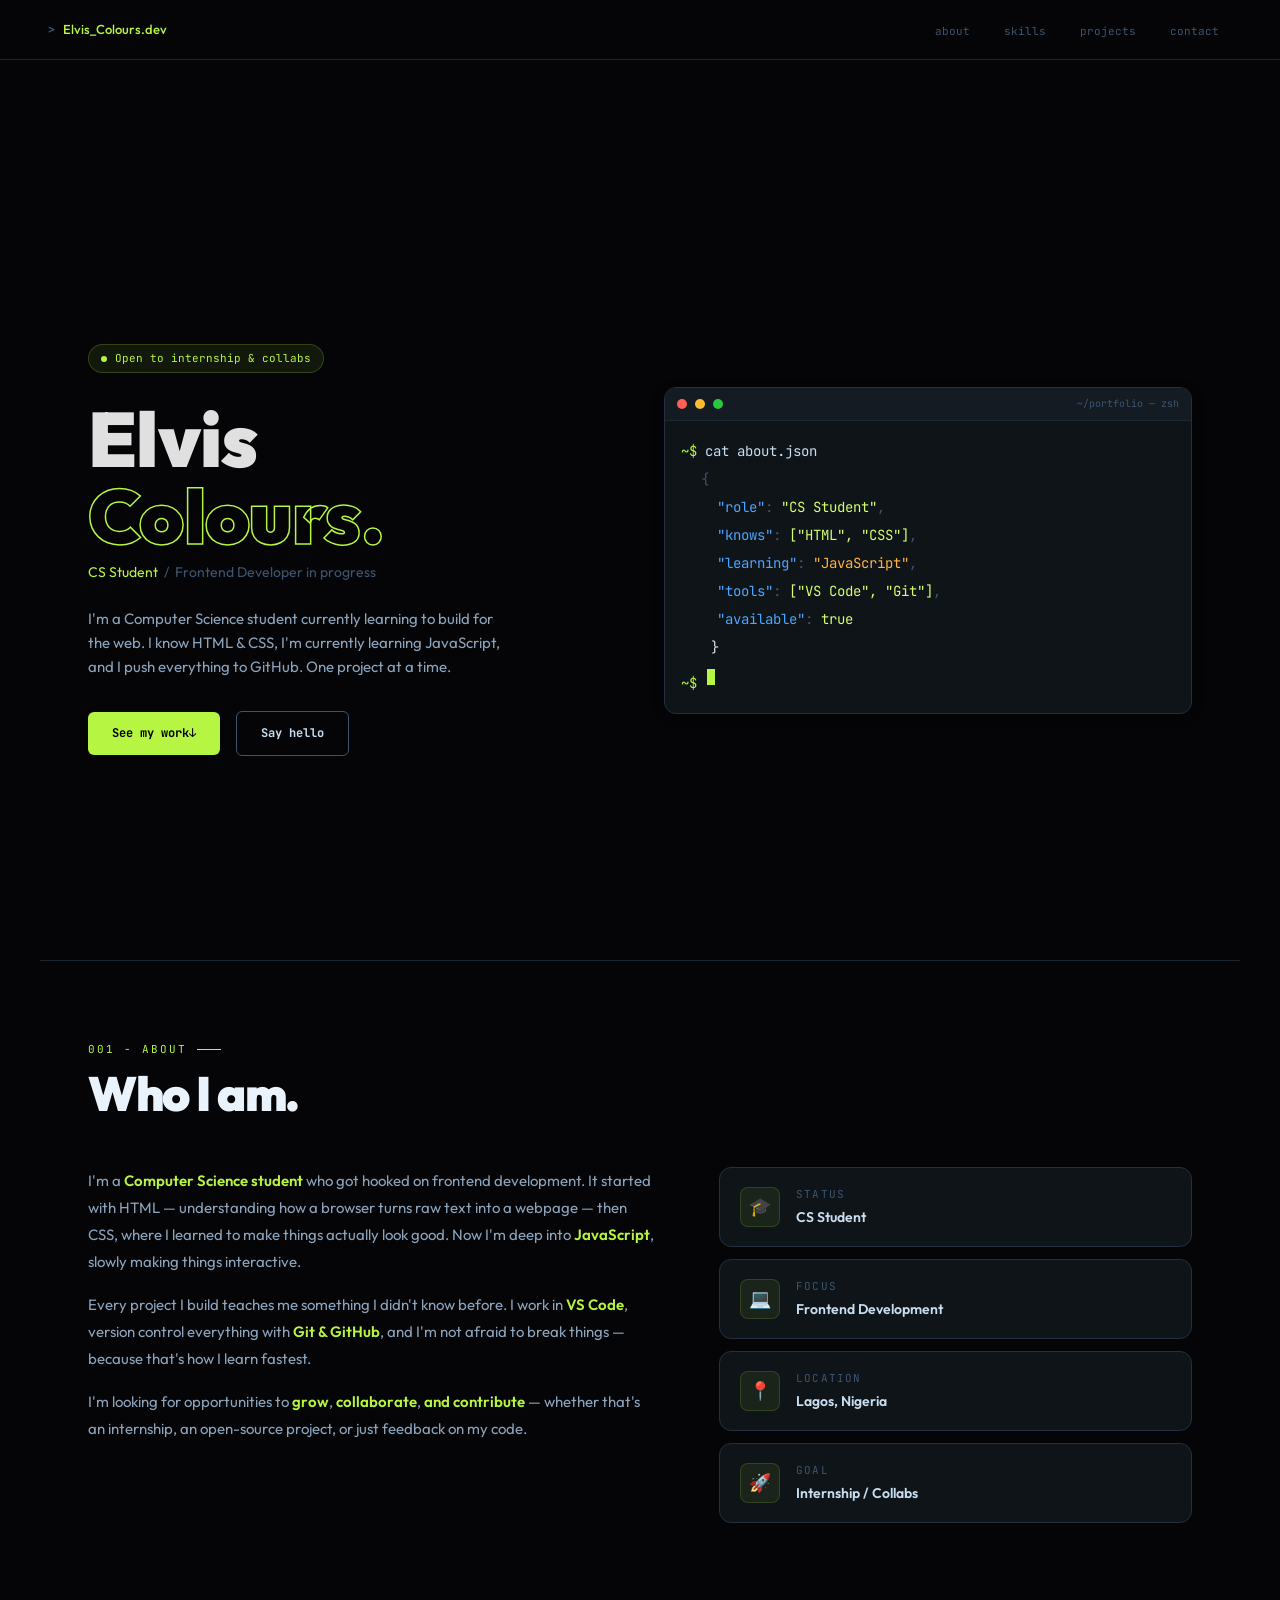
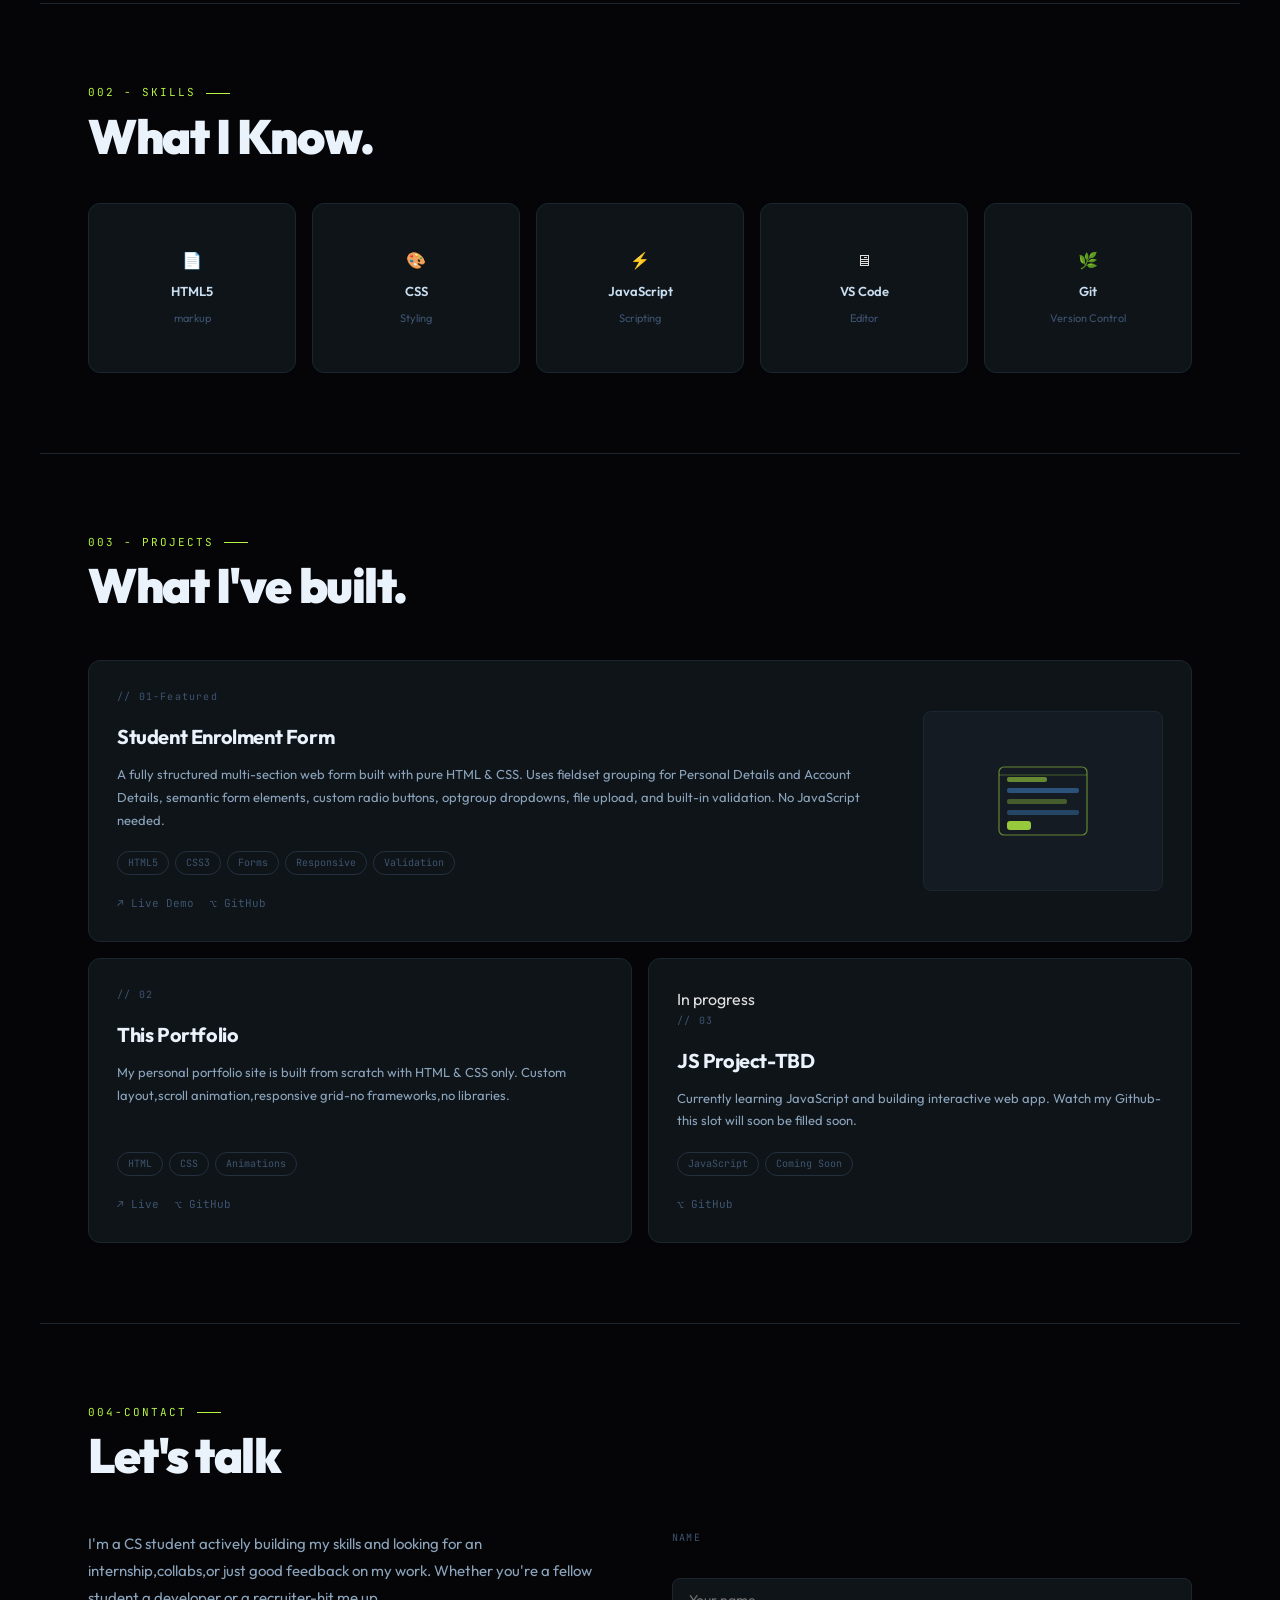
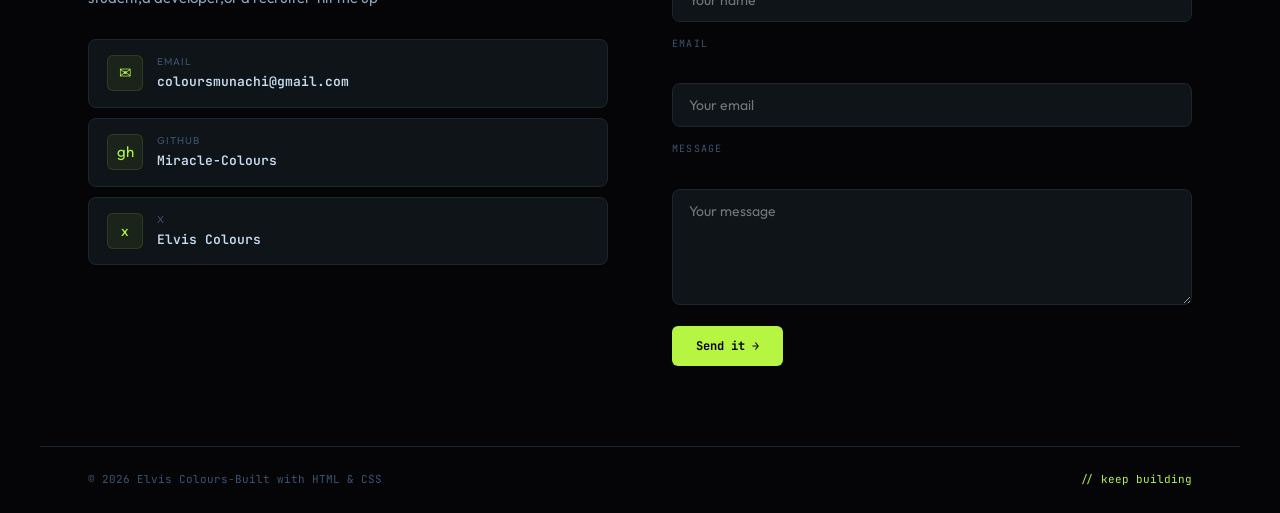
<file: index.html>
<!doctype html>
<html lang="en">
  <head>
    <meta charset="UTF-8" />
    <meta name="viewport" content="width=device-width, initial-scale=1.0" />
    <title>My Portfolio</title>
    <!-- Google Fonts -->
    <link
      rel="stylesheet"
      href="https://fonts.googleapis.com/css2?family=Outfit:wght@300;400;500;600;700;900&family=JetBrains+Mono:wght@300;400;500;700&display=swap"
    />

    <!--My css link  -->
    <link rel="stylesheet" href="styless.css" />
  </head>
  <body>
    <!-- Navigation -->
    <nav>
      <a href="#hero" class="logo">Elvis_Colours.dev</a>
      <ul class="nav-links">
        <li><a href="#about">about</a></li>
        <li><a href="#skills">skills</a></li>
        <li><a href="#projects">projects</a></li>
        <li><a href="#contact">contact</a></li>
      </ul>
    </nav>

    <!-- Hero Section -->
    <section id="hero">
      <div>
        <div class="hero-tag">
          <span></span>Open to internship &amp; collabs
        </div>
        <h1 class="hero-name">
          Elvis <br /><span class="hero-name-highlight">Colours.</span>
        </h1>
        <p class="hero-role">
          <em>CS Student</em> &nbsp;/&nbsp; Frontend Developer in progress
        </p>
        <p class="hero-desc">
          I'm a Computer Science student currently learning to build for the
          web. I know HTML &amp; CSS, I'm currently learning JavaScript, and I
          push everything to GitHub. One project at a time.
        </p>
        <div class="hero-cta">
          <a href="#projects" class="btn-lime">See my work↓</a>
          <a href="#contact" class="btn-outline">Say hello</a>
        </div>
      </div>

      <div class="hero-terminal">
        <div class="terminal-bar">
          <div class="t-dot r"></div>
          <div class="t-dot y"></div>
          <div class="t-dot g"></div>
          <span class="terminal-title">~/portfolio — zsh</span>
        </div>

        <div class="terminal-body">
          <div class="terminal-line">
            <span class="t-prompt">~$</span>
            <span class="t-cmd">cat about.json</span>
          </div>
          <div class="t-line">
            <span class="t-out">{</span>
          </div>

          <div class="t-line">
            <span class="t-out">
              &nbsp;&nbsp;<span class="t-key">"role"</span>:
              <span class="t-val">"CS Student"</span>,
            </span>
          </div>
          <div class="t-line">
            <span class="t-out">
              &nbsp;&nbsp;<span class="t-key">"knows"</span>:
              <span class="t-val">["HTML", "CSS"]</span>,
            </span>
          </div>
          <div class="t-line">
            <span class="t-out">
              &nbsp;&nbsp;<span class="t-key">"learning"</span>:
              <span class="t-val orange">"JavaScript"</span>,
            </span>
          </div>
          <div class="t-line">
            <span class="t-out">
              &nbsp;&nbsp;<span class="t-key">"tools"</span>:
              <span class="t-val">["VS Code", "Git"]</span>,
            </span>
          </div>
          <div class="t-line">
            <span class="t-out">
              &nbsp;&nbsp;<span class="t-key">"available"</span>:
              <span class="t-val">true</span>
            </span>
          </div>
          <div class="t-line">
            <span class="t-out"></span>
            <span>}</span>
          </div>
          <div class="t-line" style="margin-top: 8px">
            <span class="t-prompt">~$</span><span class="t-cursor"></span>
          </div>
        </div>
      </div>
    </section>

    <!-- About Section-->
    <section id="about" class="section">
      <p class="section-eyebrow">001 - About</p>
      <h2 class="section-title">Who I am.</h2>
      <div class="about-grid">
        <div class="about-body">
          <p>
            I'm a <strong>Computer Science student</strong> who got hooked on
            frontend development. It started with HTML — understanding how a
            browser turns raw text into a webpage — then CSS, where I learned to
            make things actually look good. Now I'm deep into
            <strong>JavaScript</strong>, slowly making things interactive.
          </p>
          <p>
            Every project I build teaches me something I didn't know before. I
            work in <strong>VS Code</strong>, version control everything with
            <strong>Git &amp; GitHub</strong>, and I'm not afraid to break
            things — because that's how I learn fastest.
          </p>
          <p>
            I'm looking for opportunities to
            <strong>grow</strong>, <strong>collaborate</strong>,
            <strong>and contribute</strong> — whether that's an internship, an
            open-source project, or just feedback on my code.
          </p>
        </div>

        <div class="about-cards">
          <div class="info-card">
            <div class="info-icon">🎓</div>
            <div>
              <div class="info-label">Status</div>
              <div class="info-value">CS Student</div>
            </div>
          </div>

          <div class="info-card">
            <div class="info-icon">💻</div>
            <div>
              <div class="info-label">Focus</div>
              <div class="info-value">Frontend Development</div>
            </div>
          </div>

          <div class="info-card">
            <div class="info-icon">📍</div>
            <div>
              <div class="info-label">Location</div>
              <div class="info-value">Lagos, Nigeria</div>
            </div>
          </div>

          <div class="info-card">
            <div class="info-icon">🚀</div>
            <div>
              <div class="info-label">Goal</div>
              <div class="info-value">Internship / Collabs</div>
            </div>
          </div>
        </div>
      </div>
    </section>

    <!-- Skills Section-->
    <section id="skills" class="section">
      <p class="section-eyebrow">002 - Skills</p>
      <h2 class="section-title">What I Know.</h2>
      <div class="skills-grid">
        <div class="flip-card">
          <div class="flip-inner">
            <div class="flip-front">
              <span>📄</span>
              <span class="sk-name">HTML5</span>
              <span class="sk-cat">markup</span>
            </div>
            <div class="flip-back">
              <span class="sk-badge solid">Solid</span>
              <span class="sk-note">Semantic elements,forms accessibility</span>
            </div>
          </div>
        </div>

        <div class="flip-card">
          <div class="flip-inner">
            <div class="flip-front">
              <span>🎨</span>
              <span class="sk-name">CSS</span>
              <span class="sk-cat">Styling</span>
            </div>
            <div class="flip-back">
              <span class="sk-badge solid">Solid</span>
              <span class="sk-note">Flexbox,grid,animations,responsive</span>
            </div>
          </div>
        </div>

        <div class="flip-card">
          <div class="flip-inner">
            <div class="flip-front">
              <span>⚡</span>
              <span class="sk-name">JavaScript</span>
              <span class="sk-cat">Scripting</span>
            </div>
            <div class="flip-back">
              <span class="sk-badge learning">Learning</span>
              <span class="sk-note">DOM manipulation,events,fetch API</span>
            </div>
          </div>
        </div>

        <div class="flip-card">
          <div class="flip-inner">
            <div class="flip-front">
              <span>🖥</span>
              <span class="sk-name">VS Code</span>
              <span class="sk-cat">Editor</span>
            </div>
            <div class="flip-back">
              <span class="sk-badge tool">Tool</span>
              <span class="sk-note">Extensions,shortcut,live preview</span>
            </div>
          </div>
        </div>

        <div class="flip-card">
          <div class="flip-inner">
            <div class="flip-front">
              <span>🌿</span>
              <span class="sk-name">Git</span>
              <span class="sk-cat">Version Control</span>
            </div>
            <div class="flip-back">
              <span class="sk-badge learning">Learning</span>
              <span class="sk-note">Branches,commits,pull requests</span>
            </div>
          </div>
        </div>
      </div>
    </section>

    <!-- Projects Section -->
    <section id="projects" class="section">
      <p class="section-eyebrow reveal">003 - Projects</p>
      <h2 class="section-title reveal">What I've built.</h2>
      <div class="projects-layout">
        <div class="proj-card span2 reveal">
          <div style="flex: 1">
            <p class="proj-number">// 01-Featured</p>
            <h3 class="proj-title">Student Enrolment Form</h3>
            <p class="proj-desc">
              A fully structured multi-section web form built with pure HTML
              &amp; CSS. Uses fieldset grouping for Personal Details and Account
              Details, semantic form elements, custom radio buttons, optgroup
              dropdowns, file upload, and built-in validation. No JavaScript
              needed.
            </p>
            <div class="proj-tags">
              <span class="ptag">HTML5</span>
              <span class="ptag">CSS3</span>
              <span class="ptag">Forms</span>
              <span class="ptag">Responsive</span>
              <span class="ptag">Validation</span>
            </div>
            <div class="proj-links">
              <a href="#" class="proj-link">↗ Live Demo</a>
              <a href="#" class="proj-link">⌥ GitHub</a>
            </div>
          </div>
          <div class="proj-visual">
            <svg width="100" height="80" viewBox="0 0 100 80" fill="none">
              <rect
                x="6"
                y="6"
                width="88"
                height="68"
                rx="5"
                stroke="#b6f542"
                stroke-width="1.2"
                opacity="0.5"
              />
              <rect
                x="14"
                y="16"
                width="40"
                height="5"
                rx="2"
                fill="#b6f542"
                opacity="0.5"
              />
              <rect
                x="14"
                y="27"
                width="72"
                height="5"
                rx="2"
                fill="#4da6ff"
                opacity="0.4"
              />
              <rect
                x="14"
                y="38"
                width="60"
                height="5"
                rx="2"
                fill="#b6f542"
                opacity="0.3"
              />
              <rect
                x="14"
                y="49"
                width="72"
                height="5"
                rx="2"
                fill="#4da6ff"
                opacity="0.3"
              />
              <rect
                x="14"
                y="60"
                width="24"
                height="9"
                rx="3"
                fill="#b6f542"
                opacity="0.8"
              />
              <line
                x1="6"
                y1="14"
                x2="94"
                y2="14"
                stroke="#b6f542"
                stroke-width="1"
                opacity="0.3"
              />
            </svg>
          </div>
        </div>

        <div class="proj-card reveal">
          <p class="proj-number">// 02</p>
          <h3 class="proj-title">This Portfolio</h3>
          <p class="proj-desc">
            My personal portfolio site is built from scratch with HTML &amp; CSS
            only. Custom layout,scroll animation,responsive grid-no
            frameworks,no libraries.
          </p>
          <div class="proj-tags">
            <span class="ptag">HTML</span>
            <span class="ptag">CSS</span>
            <span class="ptag">Animations</span>
          </div>
          <div class="proj-links">
            <a href="#" class="proj-link">↗ Live</a>
            <a href="#" class="proj-link">⌥ GitHub</a>
          </div>
        </div>

        <div class="proj-card reveal">
          <span>In progress</span>
          <p class="proj-number">// 03</p>
          <h3 class="proj-title">JS Project-TBD</h3>
          <p class="proj-desc">
            Currently learning JavaScript and building interactive web app.
            Watch my Github-this slot will soon be filled soon.
          </p>
          <div class="proj-tags">
            <span class="ptag">JavaScript</span>
            <span class="ptag">Coming Soon</span>
          </div>
          <div class="proj-links">
            <a href="#" class="proj-link">⌥ GitHub</a>
          </div>
        </div>
      </div>
    </section>

    <!-- Contact Section-->
    <section id="contact" class="section">
      <p class="section-eyebrow reveal">004-CONTACT</p>
      <h2 class="section-title reveal">Let's talk</h2>
      <div class="contact-grid">
        <div class="reveal">
          <p class="contact-desc">
            I'm a CS student actively building my skills and looking for an
            internship,collabs,or just good feedback on my work. Whether you're
            a fellow student,a developer,or a recruiter-hit me up
          </p>
          <div class="contact-links">
            <a href="mailto:youremail@gmail.com" class="c-link" target="_blank">
              <div class="c-icon">✉</div>
              <div>
                <div class="c-label">Email</div>
                <div class="c-val">coloursmunachi@gmail.com</div>
              </div>
            </a>
            <a
              href="https://github.com/miracle-colours/"
              class="c-link"
              target="_blank"
            >
              <div class="c-icon">gh</div>
              <div>
                <div class="c-label">Github</div>
                <div class="c-val">Miracle-Colours</div>
              </div>
            </a>
            <a
              href="https://x.com/quiet_coder19"
              class="c-link"
              target="_blank"
            >
              <div class="c-icon">x</div>
              <div>
                <div class="c-label">X</div>
                <div class="c-val">Elvis Colours</div>
              </div>
            </a>
          </div>
        </div>
        <form class="form reveal">
          <div>
            <label class="form-label" for="name">Name</label><br />
            <input
              class="form-input"
              type="text"
              id="name"
              name="name"
              placeholder="Your name"
              autocomplete="name"
            />
          </div>
          <div>
            <label class="form-label" for="email">Email</label><br />
            <input
              class="form-input"
              type="email"
              id="email"
              name="email"
              placeholder="Your email"
              autocomplete="email"
            />
          </div>
          <div>
            <label class="form-label" for="message">Message</label><br />
            <textarea
              class="form-textarea"
              id="message"
              name="message"
              rows="5"
              placeholder="Your message"
            ></textarea>
          </div>
          <button type="submit" class="btn-lime" style="align-self: flex-start">
            Send it →
          </button>
        </form>
      </div>
    </section>

    <!-- Footer Section-->
    <footer>
      <span>© 2026 Elvis Colours-Built with HTML &amp; CSS</span>
      <span class="hi">// keep building</span>
    </footer>

    <script src="myp.js"></script>
  </body>
</html>
</file>
<file: styless.css>
*,
*::before,
*::after {
  box-sizing: border-box;
  margin: 0;
  padding: 0;
}
html {
  scroll-behavior: smooth;
}
body {
  font-family: "Outfit", sans-serif;
  background-color: rgb(5, 5, 7);
  color: #e0e0e0;
  line-height: 1.6;
  overflow-x: hidden;
  animation: 0.8s fade-in ease both;
}

/* Nav Section */
nav {
  display: flex;
  justify-content: space-between;
  align-items: center;
  padding: 0px 48px;
  height: 60px;
  border-bottom: 1px solid #1c2631;
  background-color: rgb(5, 5, 7);
  position: sticky;
  top: 0;
  z-index: 100;
  backdrop-filter: blur(16px);
}
.logo {
  /* font-family: ; */
  font-size: 13px;
  font-weight: 500;
  color: #b6f542;
  word-spacing: 1rem;
  text-decoration: none;
  display: flex;
  align-items: center;
  gap: 8px;
}
.logo::before {
  content: ">";
  color: #3d5470;
  /* margin-right: 8px; */
  animation: blink 1.5s step-end infinite;
}
@keyframes blink {
  0%,
  100% {
    opacity: 1;
  }
  50% {
    opacity: 0;
  }
}
@keyframes fade-in {
  from {
    opacity: 0;
  }
  to {
    opacity: 1;
  }
}

@keyframes fade-up {
  from {
    opacity: 0;
    transform: translateY(20px);
  }
  to {
    opacity: 1;
    transform: translateY(0);
  }
}
.nav-links {
  /* word-spacing: 1.5rem; */
  list-style: none;
  display: flex;
  gap: 8px;
}
.nav-links a {
  font-size: 11px;
  font-family: "JetBrains Mono", monospace;
  color: #3d5470;
  text-decoration: none;
  padding: 6px 12px;
  border: 1px solid transparent;
  border-radius: 4px;
  transition:
    background-color 0.2s,
    color 0.2s;
}
.nav-links a:hover {
  color: #b6f542;
  border-color: #243040;
}

/* Hero Section */
#hero {
  min-height: 100vh;
  display: grid;
  grid-template-columns: 1fr 1fr;
  align-items: center;
  gap: 48px;
  padding: 80px 48px 0;
  margin: 0 auto;
  max-width: 1200px;
}
.hero-tag {
  display: inline-flex;
  align-items: center;
  gap: 8px;
  padding: 5px 12px;
  font-size: 11px;
  font-family: "JetBrains Mono", monospace;
  color: #b6f542;
  background-color: rgba(182, 245, 66, 0.08);
  border: 1px solid rgba(182, 245, 66, 0.2);
  border-radius: 100px;
  margin-bottom: 28px;
  animation: fade-up 0.5s ease both;
}
.hero-tag span {
  display: block;
  width: 6px;
  height: 6px;
  background-color: #b6f542;
  border-radius: 50%;
}
.hero-name {
  font-family: "Outfit", sans-serif;
  font-size: clamp(48px, 6vw, 80px);
  font-weight: 900;
  line-height: 1;
  letter-spacing: -0.04rem;
  margin-bottom: 6px;
  color: #e0e0e0;
  animation: fade-up 0.5s ease both;
  animation-delay: 0.1s;
}
@keyframes pulse {
  0%,
  100% {
    opacity: 1;
    transform: scale(1);
  }
  50% {
    opacity: 0.4;
    transform: scale(0.8);
  }
}
.hero-name-highlight {
  color: transparent;
  -webkit-text-stroke: #b6f542 1.5px;
}
.hero-role {
  font-size: 14px;
  color: #3d5470;
  margin-bottom: 24px;
  animation: fade-up 0.5s 0.16s ease both;
  animation-delay: 0.2s;
}
.hero-role em {
  color: #b6f542;
  font-style: normal;
}
.hero-desc {
  font-size: 15px;
  max-width: 420px;
  color: #8ba4bc;
  margin-bottom: 32px;
  animation: fade-up 0.5s ease both;
  animation-delay: 0.24s ease both;
}
.hero-cta {
  display: flex;
  gap: 16px;
  animation: fade-up 0.5s 0.24s ease both;
}
.btn-lime {
  font-family: "JetBrains Mono", monospace;
  background-color: #b6f542;
  color: #000;
  padding: 12px 24px;
  font-size: 12px;
  font-weight: 700;
  border: none;
  border-radius: 6px;
  cursor: pointer;
  text-decoration: none;
  transition:
    background-color 0.2s,
    color 0.2s;
  display: inline-flex;
  align-self: center;
  gap: 6px;
}
.btn-lime:hover {
  background-color: #d4ff70;
  transform: translateY(-2px);
}
.btn-outline {
  font-family: "JetBrains Mono", monospace;
  color: #c8ddef;
  padding: 12px 24px;
  font-size: 12px;
  font-weight: 700;
  border: 1px solid #3d5470;
  border-radius: 6px;
  cursor: pointer;
  text-decoration: none;
  transition:
    background-color 0.2s,
    color 0.2s;
}
.btn-outline:hover {
  color: #b6f542;
  border-color: #b6f542;
}
/* Terminal Section */
.hero-terminal {
  background-color: #0f1419;
  border: 1px solid #243040;
  border-radius: 12px;
  overflow: hidden;
  box-shadow: 0 4px 12px rgba(0, 0, 0, 0.3);
  animation: fade-up 0.5s 0.28s ease both;
}
.terminal-bar {
  background-color: #141b22;
  border-bottom: 1px solid #1c2631;
  padding: 8px 12px;
  display: flex;
  align-items: center;
  gap: 8px;
}
.t-dot {
  width: 10px;
  height: 10px;
  border-radius: 50%;
}
.t-dot.r {
  background-color: #ff5f56;
}
.t-dot.y {
  background-color: #febc2e;
}
.t-dot.g {
  background-color: #28c840;
}
.terminal-title {
  font-size: 10px;
  color: #3d5470;
  font-family: "JetBrains Mono", monospace;
  margin-left: auto;
}
.terminal-body {
  padding: 16px;
  font-family: "JetBrains Mono", monospace;
  font-size: 14px;
  color: #e0e0e0;
  line-height: 2;
}
.t-line {
  display: flex;
  gap: 10px;
}
.t-prompt {
  color: #b6f542;
  flex-shrink: 0;
}
.t-cmd {
  color: #c8ddef;
}
.t-out {
  color: #3d5470;
  padding-left: 20px;
}
.t-key {
  color: #4da6ff;
}
.t-val {
  color: #d4ff70;
}
.t-val.orange {
  color: #ffb347;
}
.t-cursor {
  display: inline-block;
  width: 8px;
  height: 16px;
  background-color: #b6f542;
  animation: blink 1s step-end infinite;
}

/* Sections Section */
.section {
  padding: 80px 48px;
  max-width: 1200px;
  border-top: 1px solid #1c2631;
  margin: 0 auto;
  overflow: visible;
}
.section-eyebrow {
  font-family: "JetBrains Mono", monospace;
  color: #b6f542;
  font-size: 11px;
  letter-spacing: 0.18em;
  text-transform: uppercase;
  margin-bottom: 8px;
  display: flex;
  align-items: center;
  gap: 10px;
}
.section-eyebrow::after {
  content: "";
  flex-shrink: 0;
  width: 24px;
  height: 1px;
  background-color: #b6f542;
}
.section-title {
  font-size: clamp(32px, 5vw, 48px);
  font-weight: 900;
  letter-spacing: -0.03em;
  color: #eaf3fc;
  line-height: 1.1;
}

/* About Section*/
.about-grid {
  display: grid;
  grid-template-columns: 1.2fr 1fr;
  gap: 64px;
  margin-top: 48px;
}
.about-body {
  font-size: 15px;
  color: #8ba4bc;
  line-height: 1.8;
}
.about-body p + p {
  margin-top: 16px;
}
.about-body strong {
  color: #b6f542;
  font-weight: 600;
}
.about-cards {
  display: flex;
  flex-direction: column;
  gap: 12px;
}
.info-card {
  display: flex;
  align-items: center;
  gap: 16px;
  background-color: #0f1419;
  border: 1px solid #243040;
  border-radius: 12px;
  padding: 18px 20px;
  transition:
    border-color 0.2s,
    transform 0.2s;
}
.info-card:hover {
  border-color: #243040;
  transform: translateX(4px);
}
.info-icon {
  width: 40px;
  height: 40px;
  flex-shrink: 0;
  background-color: rgba(182, 245, 66, 0.07);
  font-size: 18px;
  border: 1px solid rgba(182, 245, 66, 0.15);
  border-radius: 8px;
  padding: 8px;
  display: flex;
  align-items: center;
  justify-content: center;
}
.info-label {
  font-family: "JetBrains Mono", monospace;
  font-size: 11px;
  color: #3d5470;
  text-transform: uppercase;
  letter-spacing: 0.1em;
}
.info-value {
  font-size: 14px;
  color: #c8ddef;
  font-weight: 600;
  margin-top: 2px;
}

/* Skills Section*/
.skills-grid {
  display: grid;
  grid-template-columns: repeat(auto-fit, minmax(160px, 1fr));
  gap: 16px;
  margin-top: 40px;
}
.flip-card {
  height: 170px;
  perspective: 800px;
  cursor: pointer;
  position: relative;
}
.flip-inner {
  width: 100%;
  height: 100%;
  position: relative;
  transform-style: preserve-3d;
  transition: transform 0.5s ease;
}
.flip-card:hover .flip-inner {
  transform: rotateY(180deg);
}
.flip-front,
.flip-back {
  position: absolute;
  width: 100%;
  height: 100%;
  backface-visibility: hidden;
  border-radius: 12px;
  border: 1px solid #1c2631;
  display: flex;
  flex-direction: column;
  align-items: center;
  justify-content: center;
  gap: 8px;
  padding: 16px;
}
.flip-front {
  background-color: #0f1419;
}
.flip-back {
  background-color: #141b22;
  transform: rotateY(180deg);
}
.sk-name {
  font-size: 13px;
  font-weight: 600;
  color: #c8ddef;
  text-align: center;
}
.sk-cat {
  font-size: 11px;
  color: #3d5470;
  text-align: center;
}
.sk-badge {
  font-size: 11px;
  font-weight: 600;
  padding: 3px 10px;
  border-radius: 100px;
}
.sk-badge.solid {
  background: rgba(182, 245, 66, 0.1);
  color: #b6f542;
}
.sk-badge.learning {
  background: rgba(255, 122, 61, 0.1);
  color: #ff7a3d;
}
.sk-badge.tool {
  background: rgba(77, 166, 255, 0.1);
  color: #4da6ff;
}
.sk-note {
  font-size: 11px;
  color: #3d5470;
  text-align: center;
  line-height: 1.6;
}
/* Projects Section */
.projects-layout {
  display: grid;
  grid-template-columns: 1fr 1fr;
  gap: 16px;
  margin-top: 48px;
}
.proj-card {
  background-color: #0f1419;
  border: 1px solid #1c2631;
  border-radius: 12px;
  padding: 28px;
  display: flex;
  flex-direction: column;
  position: relative;
  transition:
    border-color 0.25s,
    transform 0.25s;
}
.proj-card:hover {
  border-color: #243040;
  transform: translateY(-3px);
}
.proj-card.span2 {
  grid-column: 1 / -1;
  flex-direction: row;
  gap: 40px;
  align-items: center;
}
.proj-number {
  font-family: "JetBrains Mono", monospace;
  font-size: 10px;
  color: #3d5470;
  letter-spacing: 0.12em;
  margin-bottom: 16px;
}
.proj-title {
  font-size: 20px;
  font-weight: 700;
  color: #eaf3fc;
  letter-spacing: -0.02em;
  margin-bottom: 10px;
}
.proj-desc {
  font-size: 13px;
  line-height: 1.75;
  color: #8ba4bc;
  flex: 1;
  margin-bottom: 20px;
}
.proj-tags {
  display: flex;
  flex-wrap: wrap;
  gap: 6px;
  margin-bottom: 20px;
}
.ptag {
  font-family: "JetBrains Mono", monospace;
  font-size: 10px;
  padding: 3px 10px;
  border-radius: 100px;
  border: 1px solid #243040;
  color: #3d5470;
}
.proj-links {
  display: flex;
  gap: 16px;
  margin-top: auto;
}
.proj-link {
  font-family: "JetBrains Mono", monospace;
  font-size: 11px;
  color: #3d5470;
  text-decoration: none;
  transition: color 0.2s;
}
.proj-link:hover {
  color: #b6f542;
}
.proj-visual {
  flex-shrink: 0;
  width: 240px;
  background-color: #141b22;
  border: 1px solid #1c2631;
  border-radius: 8px;
  aspect-ratio: 4/3;
  display: flex;
  align-items: center;
  justify-content: center;
}
.wip-badge {
  position: absolute;
  top: 20px;
  right: 20px;
  font-family: "JetBrains Mono", monospace;
  font-size: 9px;
  color: #ff7a3d;
  background: rgba(255, 122, 61, 0.1);
  border: 1px solid rgba(255, 122, 61, 0.25);
  padding: 3px 8px;
  border-radius: 100px;
  letter-spacing: 0.1em;
  text-transform: uppercase;
}

/* Contact Section */
.contact-grid {
  display: grid;
  grid-template-columns: 1fr 1fr;
  gap: 64px;
  margin-top: 48px;
}
.contact-desc {
  font-size: 15px;
  line-height: 1.8;
  color: #8ba4bc;
  margin-bottom: 28px;
}
.contact-links {
  display: flex;
  flex-direction: column;
  gap: 10px;
}
.c-link {
  display: flex;
  align-items: center;
  gap: 14px;
  padding: 14px 18px;
  background-color: #0f1419;
  border: 1px solid #1c2631;
  border-radius: 8px;
  text-decoration: none;
  transition:
    border-color 0.2s,
    transform 0.2s;
}
.c-link:hover {
  border-color: #b6f542;
  transform: translateX(4px);
}
.c-icon {
  color: #b6f542;
  width: 36px;
  height: 36px;
  background: rgba(182, 245, 66, 0.07);
  border: 1px solid rgba(182, 245, 66, 0.12);
  border-radius: 6px;
  display: flex;
  align-items: center;
  justify-content: center;
  font-size: 15px;
  flex-shrink: 0;
}
.c-label {
  font-size: 10px;
  font-family: "Outfit", sans-serif;
  color: #3d5470;
  text-transform: uppercase;
  letter-spacing: 0.1em;
}
.c-val {
  font-family: "JetBrains Mono", monospace;
  font-size: 13px;
  font-weight: 600;
  color: #c8ddef;
  margin-top: 2px;
}
.form {
  display: flex;
  flex-direction: column;
  gap: 14px;
}
.form-label {
  font-family: "JetBrains Mono", monospace;
  font-size: 10px;
  text-transform: uppercase;
  letter-spacing: 0.12em;
  color: #3d5470;
  display: block;
  margin-bottom: 6px;
}
.form-input,
.form-textarea {
  width: 100%;
  background-color: #0f1419;
  border: 1px solid #1c2631;
  border-radius: 8px;
  color: #c8ddef;
  font-family: "Outfit", sans-serif;
  font-size: 14px;
  padding: 12px 16px;
  outline: none;
  transition: border-color 0.2s;
}
.form-input:focus,
.form-textarea:focus {
  border-color: #b6f542;
}
.form-textarea {
  resize: vertical;
}

/* Footer Section*/
footer {
  border-top: 1px solid #1c2631;
  padding: 24px 48px;
  max-width: 1200px;
  margin: 0 auto;
  display: flex;
  justify-content: space-between;
  align-items: center;
  font-family: "JetBrains Mono", monospace;
  font-size: 11px;
  color: #3d5470;
}
.hi {
  color: #b6f542;
}

/* Reveal Animation */
.reveal {
  opacity: 0;
  transform: translateY(20px);
  transition:
    opacity 0.6s ease,
    transform 0.6s ease;
}
.reveal.in {
  opacity: 1;
  transform: translateY(0);
}

/* RESPONSIVENESS */

/* Tablet Screen (768px to 1024px) */
@media (max-width: 1024px) {
  nav {
    padding: 0px 32px;
  }

  #hero {
    grid-template-columns: 1fr;
    gap: 32px;
    padding: 60px 32px 0;
  }

  .hero-terminal {
    min-height: 300px;
  }

  .section {
    padding: 60px 32px;
  }

  .about-grid {
    grid-template-columns: 1fr;
    gap: 32px;
  }

  .projects-layout {
    grid-template-columns: 1fr;
    gap: 16px;
  }

  .proj-card.span2 {
    flex-direction: column;
    gap: 20px;
  }

  .proj-visual {
    width: 100%;
  }

  .contact-grid {
    grid-template-columns: 1fr;
    gap: 32px;
  }

  footer {
    padding: 20px 32px;
    flex-direction: column;
    gap: 12px;
    text-align: center;
  }
}

/* Phone Screen (up to 768px) */
@media (max-width: 768px) {
  nav {
    padding: 0px 16px;
    height: auto;
    flex-direction: column;
    gap: 12px;
    justify-content: center;
  }

  .logo {
    font-size: 12px;
  }

  .nav-links {
    width: 100%;
    justify-content: center;
    flex-wrap: wrap;
    gap: 4px;
  }

  .nav-links a {
    font-size: 10px;
    padding: 4px 8px;
  }

  #hero {
    grid-template-columns: 1fr;
    gap: 24px;
    padding: 40px 16px 0;
    min-height: auto;
  }

  .hero-tag {
    font-size: 10px;
    padding: 4px 8px;
    margin-bottom: 16px;
  }

  .hero-name {
    font-size: clamp(36px, 8vw, 50px);
    margin-bottom: 4px;
  }

  .hero-role {
    font-size: 13px;
    margin-bottom: 16px;
  }

  .hero-desc {
    font-size: 14px;
    max-width: 100%;
    margin-bottom: 20px;
  }

  .hero-cta {
    flex-direction: column;
    gap: 10px;
  }

  .btn-lime,
  .btn-outline {
    width: 100%;
    justify-content: center;
    padding: 10px 16px;
    font-size: 11px;
  }

  .hero-terminal {
    min-height: 250px;
    font-size: 12px;
  }

  .terminal-body {
    padding: 12px;
    font-size: 11px;
    line-height: 1.8;
  }

  .t-out {
    padding-left: 10px;
  }

  .section {
    padding: 40px 16px;
  }

  .section-title {
    font-size: clamp(24px, 6vw, 36px);
  }

  .about-grid {
    grid-template-columns: 1fr;
    gap: 20px;
    margin-top: 32px;
  }

  .about-body {
    font-size: 14px;
  }

  .about-body p + p {
    margin-top: 12px;
  }

  .info-card {
    padding: 14px 16px;
    gap: 12px;
  }

  .info-icon {
    width: 36px;
    height: 36px;
    font-size: 16px;
  }

  .info-label {
    font-size: 10px;
  }

  .info-value {
    font-size: 13px;
  }

  .skills-grid {
    grid-template-columns: repeat(2, 1fr);
    gap: 12px;
    margin-top: 28px;
  }

  .flip-card {
    height: 140px;
  }

  .flip-front,
  .flip-back {
    padding: 12px;
    gap: 6px;
  }

  .sk-name {
    font-size: 12px;
  }

  .sk-cat {
    font-size: 10px;
  }

  .sk-badge {
    font-size: 9px;
    padding: 2px 8px;
  }

  .sk-note {
    font-size: 10px;
  }

  .projects-layout {
    grid-template-columns: 1fr;
    gap: 12px;
    margin-top: 32px;
  }

  .proj-card {
    padding: 20px;
  }

  .proj-card.span2 {
    flex-direction: column;
    gap: 16px;
  }

  .proj-number {
    font-size: 9px;
    margin-bottom: 12px;
  }

  .proj-title {
    font-size: 18px;
    margin-bottom: 8px;
  }

  .proj-desc {
    font-size: 12px;
    margin-bottom: 16px;
  }

  .proj-tags {
    gap: 4px;
    margin-bottom: 16px;
  }

  .ptag {
    font-size: 9px;
    padding: 2px 8px;
  }

  .proj-links {
    gap: 12px;
  }

  .proj-link {
    font-size: 10px;
  }

  .proj-visual {
    width: 100%;
    height: 200px;
  }

  .wip-badge {
    top: 12px;
    right: 12px;
    font-size: 8px;
    padding: 2px 6px;
  }

  .contact-grid {
    grid-template-columns: 1fr;
    gap: 24px;
    margin-top: 32px;
  }

  .contact-desc {
    font-size: 14px;
    margin-bottom: 20px;
  }

  .contact-links {
    gap: 8px;
  }

  .c-link {
    padding: 12px 14px;
  }

  .c-icon {
    width: 32px;
    height: 32px;
    font-size: 13px;
  }

  .c-label {
    font-size: 9px;
  }

  .c-val {
    font-size: 12px;
  }

  .form {
    gap: 12px;
  }

  .form-label {
    font-size: 9px;
    margin-bottom: 4px;
  }

  .form-input,
  .form-textarea {
    font-size: 13px;
    padding: 10px 12px;
  }

  footer {
    padding: 16px;
    flex-direction: column;
    gap: 10px;
    text-align: center;
    font-size: 10px;
  }
}
</file>
